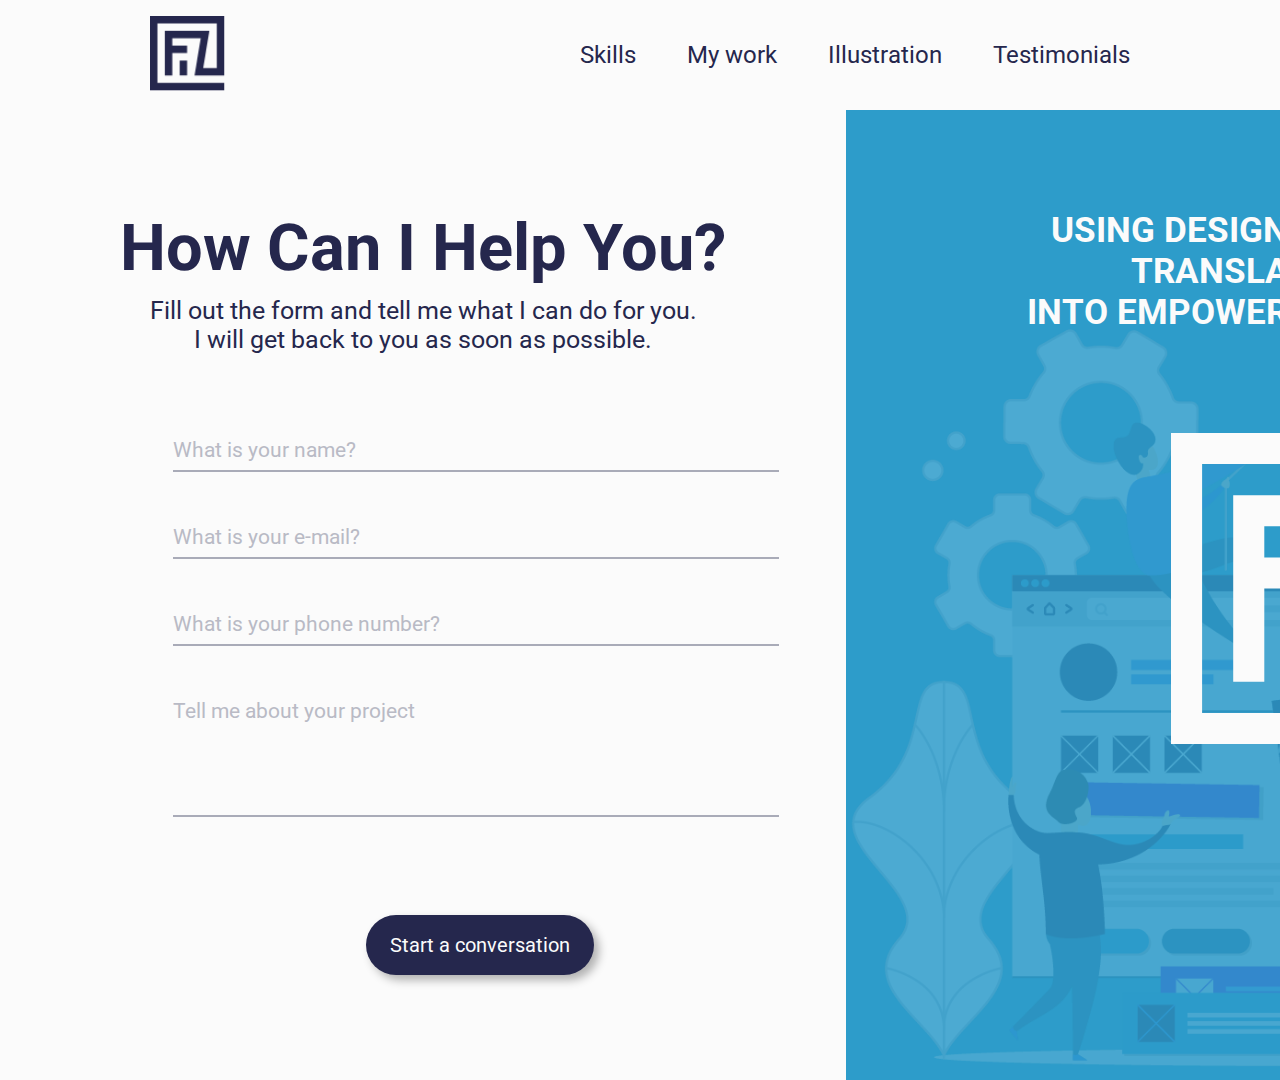
<file: contact.html>
<!DOCTYPE html>
<html lang="en">
<head>
    <meta charset="UTF-8">
    <meta name="viewport" content="width=device-width, initial-scale=1.0">
    <meta http-equiv="X-UA-Compatible" content="ie=edge">
    <link rel="stylesheet" href="https://use.fontawesome.com/releases/v5.8.2/css/all.css" integrity="sha384-oS3vJWv+0UjzBfQzYUhtDYW+Pj2yciDJxpsK1OYPAYjqT085Qq/1cq5FLXAZQ7Ay" crossorigin="anonymous">
    <link rel="stylesheet" href="./css/contact.css">
    <link href="https://fonts.googleapis.com/css?family=Roboto:300,400,700&display=swap" rel="stylesheet">
    <link href="https://stackpath.bootstrapcdn.com/font-awesome/4.7.0/css/font-awesome.min.css" rel="stylesheet" integrity="sha384-wvfXpqpZZVQGK6TAh5PVlGOfQNHSoD2xbE+QkPxCAFlNEevoEH3Sl0sibVcOQVnN" crossorigin="anonymous">
    <title>Fittz.com</title>
</head>
<body>

<!-- NAVIGATION MENU START -->

    <div class="navigation-main">
        <div class="navigation-container">
            <a href="./index.html"><div class="nav-logo-container"></div></a>
            <nav class="navigation">
                <ul class="navigation-container">
                    <li><a class="nav-skills" data-hover="#" href="index.html">Skills</a></li>
                    <li><a class="nav-mywork" data-hover="#" href="index.html">My work</a></li>
                    <li><a class="nav-illustration" data-hover="#" href="index.html">Illustration</a></li>
                    <li><a class="nav-testimonials" data-hover="#" href="index.html">Testimonials</a></li>
                </ul>
            </nav>
        </div>
    </div>

<!-- NAVIGATION MENU END -->

<!-- CONTACT MENU CONTAINER START -->
    <div class="contact-container-main">
        <div class="contact-container-left">
            <h1>How Can I Help You?</h1>
            <p>Fill out the form and tell me what I can do for you. <br>
                I will get back to you as soon as possible.</p>
            <div class="contact-form-container">
                    <div class="third1">
                        <label for="inp" class="inp inp1">
                            <input type="text" id="inp" placeholder="&nbsp;">
                            <span class="label">What is your name?</span>
                            <span class="border"></span>
                          </label>
                          <label for="inp" class="inp inp2">
                            <input type="text" id="inp" placeholder="&nbsp;">
                            <span class="label">What is your e-mail?</span>
                            <span class="border"></span>
                          </label>
                          <label for="inp" class="inp inp3">
                            <input type="text" id="inp" placeholder="&nbsp;">
                            <span class="label">What is your phone number?</span>
                            <span class="border"></span>
                          </label>
                          <label for="inp" class="inp inp4">
                            <input type="text" id="inp" placeholder="&nbsp;">
                            <span class="label">Tell me about your project</span>
                            <span class="border"></span>
                          </label>
                    </div>
                </div>
                <button class="contact-btn">Start a conversation</button>
            </div>
            <div class="contact-container-right">
                    <div class="container-right-bc">
                        <h1>Using design as a gateway to <br>
                             translate problems <br>
                                into empowering opportunities</h1>
                        <div class="contact-logo"></div>
                    </div>
                </div>
        </div>

<!-- CONTACT MENU CONTAINER END -->

</body>
</html>
</file>
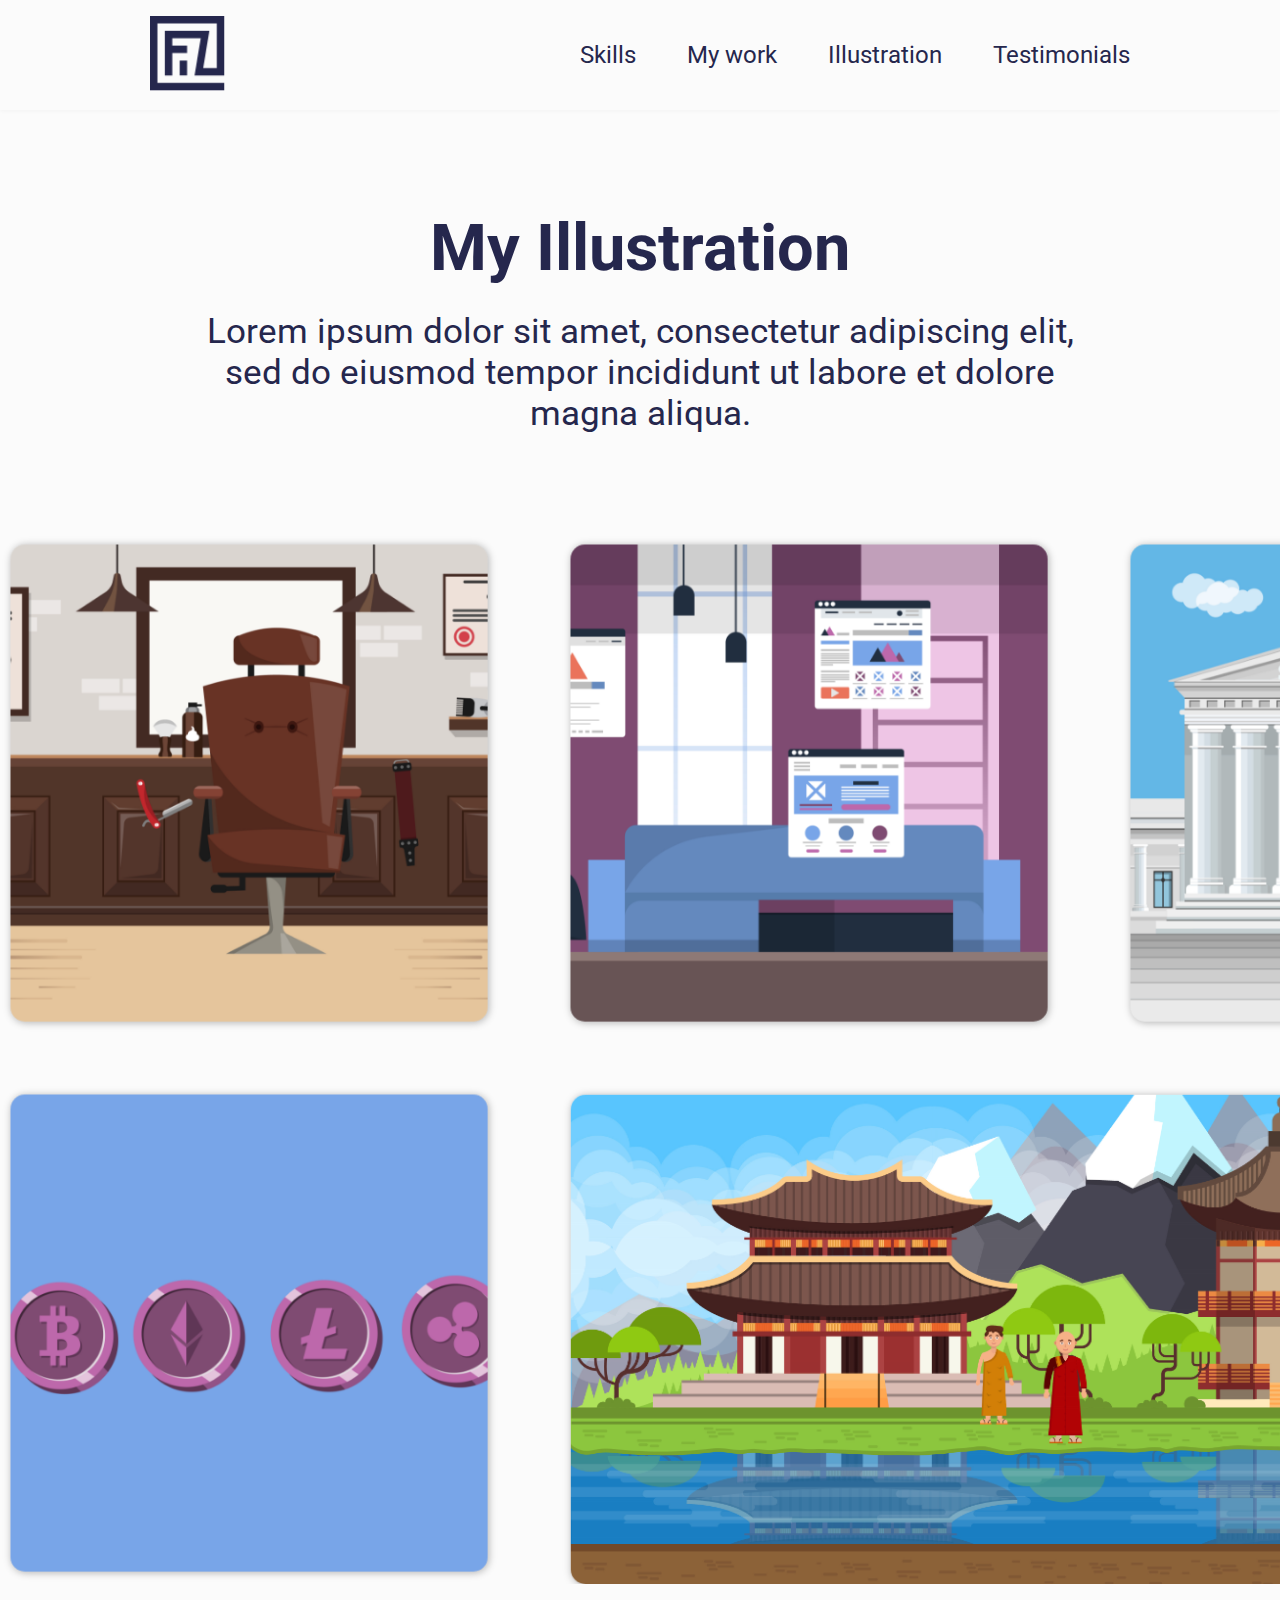
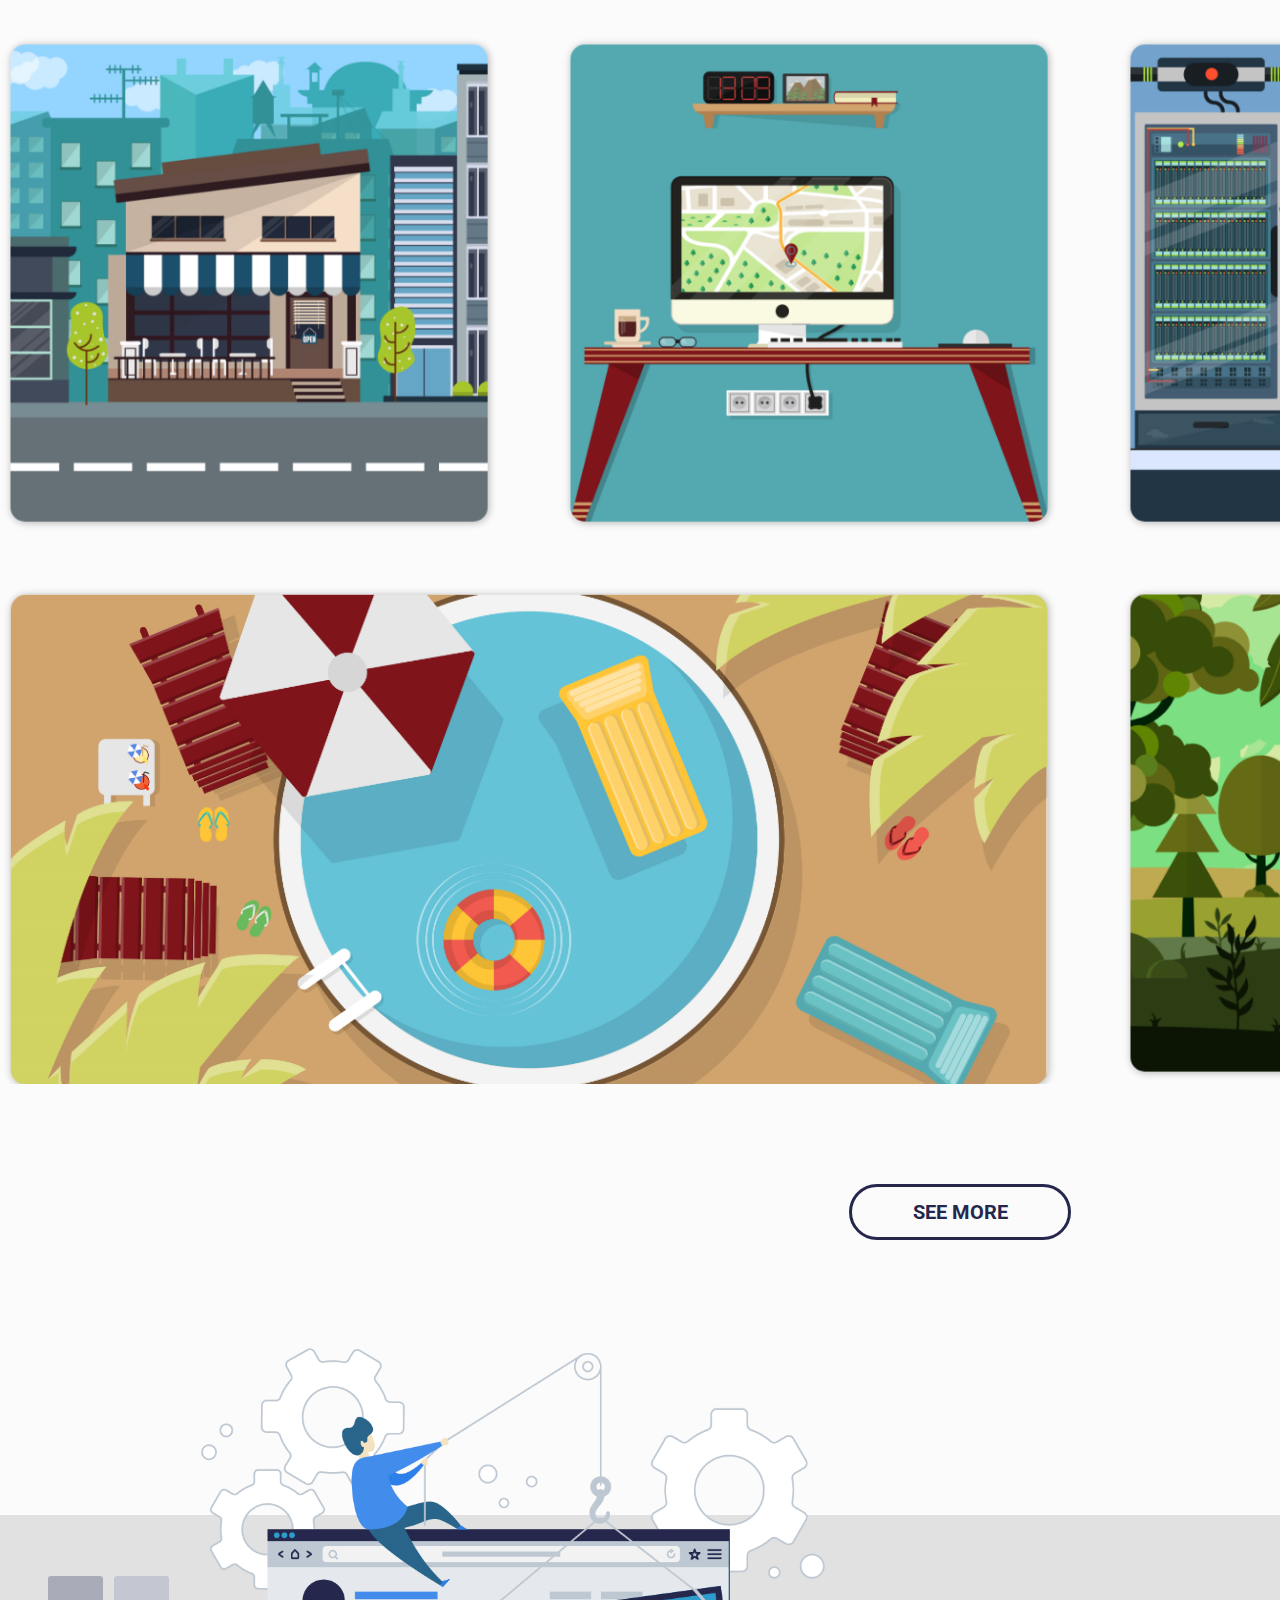
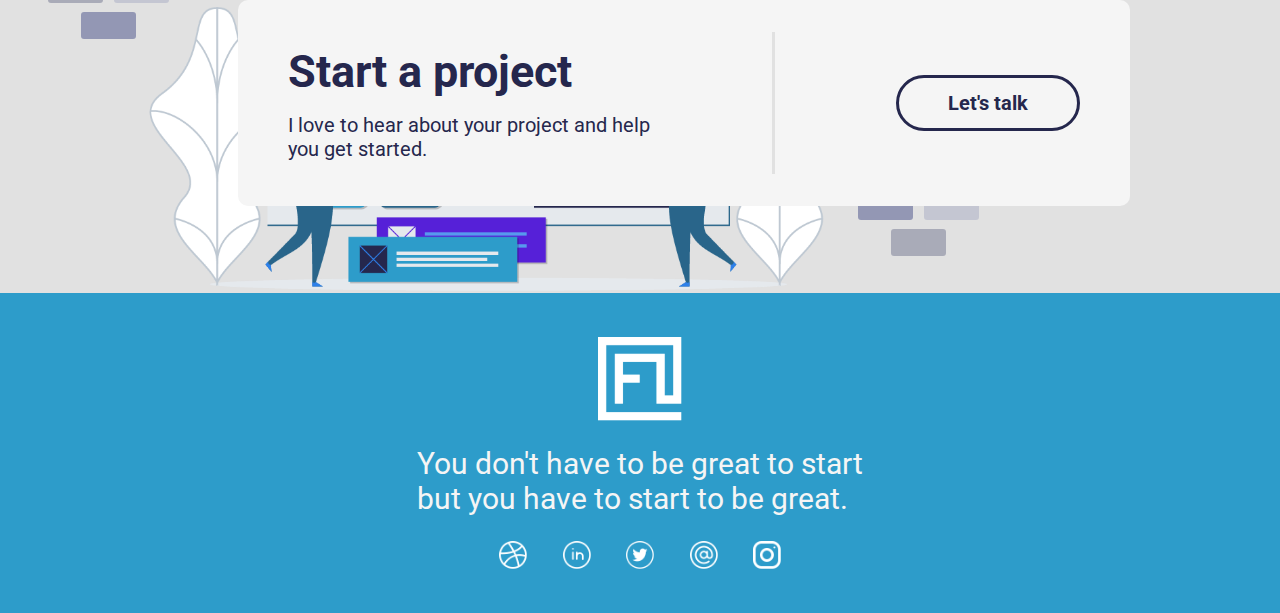
<file: illustration.html>
<!DOCTYPE html>
<html lang="en">
<head>
    <meta charset="UTF-8">
    <meta name="viewport" content="width=device-width, initial-scale=1.0">
    <meta http-equiv="X-UA-Compatible" content="ie=edge">
    <link rel="stylesheet" href="https://use.fontawesome.com/releases/v5.8.2/css/all.css" integrity="sha384-oS3vJWv+0UjzBfQzYUhtDYW+Pj2yciDJxpsK1OYPAYjqT085Qq/1cq5FLXAZQ7Ay" crossorigin="anonymous">
    <link rel="stylesheet" href="./css/illustration.css">
    <link href="https://fonts.googleapis.com/css?family=Roboto:300,400,700&display=swap" rel="stylesheet">
    <link href="https://stackpath.bootstrapcdn.com/font-awesome/4.7.0/css/font-awesome.min.css" rel="stylesheet" integrity="sha384-wvfXpqpZZVQGK6TAh5PVlGOfQNHSoD2xbE+QkPxCAFlNEevoEH3Sl0sibVcOQVnN" crossorigin="anonymous">
    <title>Fittz.com</title>
</head>
<body>

<!-- NAVIGATION MENU START -->

    <div class="navigation-main">
        <div class="navigation-container">
            <a href="./index.html"><div class="nav-logo-container"></div></a>
            <nav class="navigation">
                <ul class="navigation-container">
                    <li><a class="nav-skills" data-hover="#" href="index.html">Skills</a></li>
                    <li><a class="nav-mywork" data-hover="#" href="index.html">My work</a></li>
                    <li><a class="nav-illustration" data-hover="#" href="index.html">Illustration</a></li>
                    <li><a class="nav-testimonials" data-hover="#" href="index.html">Testimonials</a></li>
                </ul>
            </nav>
        </div>
    </div>

<!-- NAVIGATION MENU END -->


<!-- ILLUSTRATION SECTION START -->

    <div class="illustration-header">
        <h1>My Illustration</h1>
        <p>Lorem ipsum dolor sit amet, consectetur adipiscing elit, <br>
             sed do eiusmod tempor incididunt ut labore et dolore <br>
              magna aliqua.</p>
    </div>
    <div class="illustration-images_container">
        <div class="illustration1"></div>
        <div class="illustration2"></div>
        <div class="illustration3"></div>
        <div class="illustration4"></div>
        <div class="illustration5"></div>
        <div class="illustration6"></div>
        <div class="illustration7"></div>
        <div class="illustration8"></div>
        <div class="illustration9"></div>
        <div class="illustration10"></div>
    </div>
    <button class="see-more-btn" type="button">See more</button>

<!-- ILLUSTRATION SECTION END -->

	<!-- START A PROJECT SECTION START -->

	<div class="start-project-container">
            <div class="start-project-cover">
                <div class="project-container">
                    <div class="start-text-section">
                        <h1>Start a project</h1>
                        <p>I love to hear about your project and help <br>
                            you get started.</p>
                    </div>
                    <div class="border-line"></div>
                    <button id="lets-talk-btn" type="button">Let's talk</button>
                </div>
            </div>
        </div>
    
        <!-- START A PROJECT SECTION END -->
        
        <!-- FOOTER START -->
    
        <div class="footer-container">
            <div class="footer-logo-fittz"></div>
            <h3>You don't have to be great to start <br>
                but you have to start to be great.</h3>
            <div class="social-media-icons">
                <ul>
                    <li><a class="social-icon-dribbble" href="#"></a></li>
                    <li><a class="social-icon-linkedin" href="#"></a></li>
                    <li><a class="social-icon-twitter" href="#"></a></li>
                    <li><a class="social-icon-meil" href="#"></a></li>
                    <li><a class="social-icon-insta" href="#"></a></li>
                </ul>
            </div>
        </div>
    
        <!-- FOOTER END -->
</file>
<file: css/contact.css>
* {
    padding: 0;
    margin: 0;
    list-style: none;
    font-family: 'Roboto', sans-serif;
}

html, body {
	width: 100%;
    height: 100%;
    background-color: #FBFBFB;
}

/* NAVIGATION MENU STAR */

.navigation-main {
    width: 100%;
    height: 110px;
    box-shadow: 0 1px 4px rgba(0, 0, 0, .04);
    display: flex;
    align-items: center;
    background-color: #FBFBFB;
}

.navigation-main .navigation-container {
    width: calc(100% - 300px);
    height: auto;
	display: flex;
	flex-direction: row;
	flex-wrap: nowrap;
	justify-content: space-between;
	align-items: center;
    align-content: stretch;
    margin: 0 auto;
}

.navigation-container .nav-logo-container {
    width: 75px;
    height: 75px;
    background-image: url(../images/logo.png);
    background-repeat: no-repeat;
    background-color: transparent;
    background-size: cover;
    border: none;
    outline: none;
    cursor: pointer;
    display: inline-block;
}

.navigation .navigation-container{
    width: 550px;
    height: 100%;
    display: flex;
    justify-content: space-between;
}

.navigation .navigation-container li a {
    font-size: 24px;
    font-weight: 400;
    color: #25274D;
    text-decoration: none;
}


/* NAVIGATION MENU END */

/* CONTACT MENU CONTAINER START */

.contact-container-main {
    width: 100%;
    height: 970px;
    background-color: darkslategray;
    display: flex;
}

.contact-container-main .contact-container-left {
    width: 960px;
    height: 970px;
    background-color: #FBFBFB;
}

.contact-container-main .contact-container-right {
    width: 960px;
    height: 970px;
    background-color: rgb(255, 255, 255);
}

.contact-container-main .contact-container-left h1 {
    font-size: 65px;
    font-weight: 700;
    color: #25274D;
    text-align: center;
}

.contact-container-main .contact-container-left h1 {
    font-size: 65px;
    font-weight: 700;
    color: #25274D;
    text-align: center;
    margin-top: 100px;
}

.contact-container-main .contact-container-left p {
    font-size: 25px;
    font-weight: 400;
    color: #25274D;
    text-align: center;
    margin-top: 10px;
}

.contact-container-main .contact-container-left .contact-form-container {
    width: 606px;
    height: 431px;
    margin: 50px 120px;
    /* background-color: #fbd6d6; */
    display: flex;
	flex-direction: column;
	flex-wrap: nowrap;
	justify-content: flex-start;
	align-items: center;
	align-content: stretch;
}

/* ******************************************************* */

.contact-form-container div.third1 {
    width: auto;
    height: 431px;
    position:absolute;
    display: flex;
    flex-direction: column;
    justify-content: space-between;
}

.contact-form-container div.third1 label {
    box-sizing: border-box;
}

    .inp {
      position: relative;
      margin: auto;
      width: 100%;
      max-width: 500px;
    }
    .inp .label {
      position: absolute;
      top: 16px;
      left: 0;
      font-size: 21px;
      color: #A9ABB8;
      font-weight: 400;
      transform-origin: 0 0;
      transition: all 0.2s ease;
      opacity: 0.8;
    }
    .inp .border {
      position: absolute;
      bottom: 0;
      left: 0;
      height: 2px;
      width: 100%;
      background: #2D9CCA;
      transform: scaleX(0);
      transform-origin: 0 0;
      transition: all 0.15s ease;
    }
    .inp input {
      -webkit-appearance: none;
      width: 606px;
      border: 0;
      padding: 0px 0px;
      height: 48px;
      font-size: 21px;
      font-weight: 400;
      border-bottom: 2px solid #A9ABB8;
      background: none;
      border-radius: 0;
      color: #25274D;
      transition: all 0.15s ease;
    }

    .inp4 input {
        -webkit-appearance: none;
        width: 606px;
        height: 132px;
        padding: 0;
      } 

    .inp input:hover {
      background: rgba(34,50,84,0.03);
    }
    .inp input:not(:placeholder-shown) + span {
      color: #25274D;
      transform: translateY(-26px) scale(0.75);
    }
    .inp input:focus {
      background: none;
      outline: none;
    }
    .inp input:focus + span {
      color: #2D9CCA;
      transform: translateY(-26px) scale(0.75);
    }
    .inp input:focus + span + .border {
      transform: scaleX(1);
    }

    .contact-btn {
        width: 228px;
        height: 60px;
        border-radius: 50px;
        background-color: #25274D;
        position: absolute;
        /* margin-top: 100px; */
        font-size: 20px;    
        font-weight: 400;
        color: #FBFBFB;
        border: none;
        text-decoration: none;
        text-align: center;
        box-sizing: border-box;
        outline: none;
        margin: 30px 366px;
        box-shadow: 5px 5px 10px rgba(0, 0, 0, 0.3);
        cursor: pointer;
    }

    .contact-container-right {
      width: 100%;
      height: auto;
      display: flex;
    }

    .container-right-bc {
      width: 960px;
      height: 970px;
      background-image: url(../images/contact_images/container_right_bc.svg);
      background-size: cover;
    }

    .container-right-bc h1 {
      font-size: 35px;
      font-weight: 700;
      color: #FBFBFB;
      text-align: center;
      text-transform: uppercase;
      margin-top: 100px;
    }

    .container-right-bc .contact-logo {
      width: 311px;
      height: 311px;
      background-image: url(../images/contact_images/LGOO\ FITZ-01.svg);
      background-size: cover;
      display: flex;
      margin: 100px auto;

    }

/* CONTACT MENU CONTAINER END */
</file>
<file: css/illustration.css>
* {
    padding: 0;
    margin: 0;
    list-style: none;
    font-family: 'Roboto', sans-serif;
}

html, body {
	width: 100%;
    height: 100%;
    background-color: #FBFBFB;
}

/* NAVIGATION MENU STAR */

.navigation-main {
    width: 100%;
    height: 110px;
    box-shadow: 0 1px 4px rgba(0, 0, 0, .04);
    display: flex;
    align-items: center;
    background-color: #FBFBFB;
}

.navigation-main .navigation-container {
    width: calc(100% - 300px);
    height: auto;
	display: flex;
	flex-direction: row;
	flex-wrap: nowrap;
	justify-content: space-between;
	align-items: center;
    align-content: stretch;
    margin: 0 auto;
}

.navigation-container .nav-logo-container {
    width: 75px;
    height: 75px;
    background-image: url(../images/logo.png);
    background-repeat: no-repeat;
    background-color: transparent;
    background-size: cover;
    border: none;
    outline: none;
    cursor: pointer;
    display: inline-block;
}

.navigation .navigation-container{
    width: 550px;
    height: 100%;
    display: flex;
    justify-content: space-between;
}

.navigation .navigation-container li a {
    font-size: 24px;
    font-weight: 400;
    color: #25274D;
    text-decoration: none;
}


/* NAVIGATION MENU END */



/* ILLUSTRATION SECTION START */

.illustration-header h1 {
    font-size: 65px;
    font-weight: 700;
    color: #25274D;
    margin-top: 100px;
    text-align: center;
}

.illustration-header p {
    font-size: 35px;
    font-weight: 400;
    color: #25274D;
    margin: 25px auto;
    text-align: center;
}

.illustration-images_container {
    width: 1620px;
    height: auto;
	display: flex;
	flex-direction: row;
	flex-wrap: wrap;
	justify-content: space-between;
	align-items: stretch;
    align-content: space-between;
    margin: 0 auto;
    margin-top: 100px;
}

.illustration1 {
    width: 500px;
    height: 500px;
    background-image: url(../images/illustration_section_images/berbernica-01.png);
    background-size: cover;
    margin-right: 50px;
}

.illustration2 {
    width: 500px;
    height: 500px;
    background-image: url(../images/illustration_section_images/livingroom\ net\ tabs-01.png);
    background-size: cover;
    margin-right: 50px;
}

.illustration3 {
    width: 500px;
    height: 500px;
    background-image: url(../images/illustration_section_images/supreme\ court-01.png);
    background-size: cover;
    /* margin-right: 45px; */
}

.illustration4 {
    width: 500px;
    height: 500px;
    background-image: url(../images/illustration_section_images/crypto.png);
    background-size: cover;
    margin-right: 50px;
    margin-top: 50px;
}

.illustration5 {
    width: 1060px;
    height: 500px;
    background-image: url(../images/illustration_section_images/tibet\ flat-01.png);
    background-size: cover;
    margin-top: 50px;
}

.illustration6 {
    width: 500px;
    height: 500px;
    background-image: url(../images/illustration_section_images/smallbusiness\ illustration-01.png);
    background-size: cover;
    margin-right: 50px;
    margin-top: 50px;
}

.illustration7 {
    width: 500px;
    height: 500px;
    background-image: url(../images/illustration_section_images/officeDzo-01.png);
    background-size: cover;
    margin-right: 50px;
    margin-top: 50px;
}

.illustration8 {
    width: 500px;
    height: 500px;
    background-image: url(../images/illustration_section_images/dataroom-01.png);
    background-size: cover;
    /* margin-right: 50px; */
    margin-top: 50px;
}

.illustration10 {
    width: 500px;
    height: 500px;
    background-image: url(../images/illustration_section_images/woods-01.png);
    background-size: cover;
    /* margin-right: 50px; */
    margin-top: 50px;
}

.illustration9 {
    width: 1060px;
    height: 500px;
    background-image: url(../images/illustration_section_images/poolillustration-01.png);
    background-size: cover;
    margin-top: 50px;
    margin-right: 15px;
}

.see-more-btn {
    width: 222px;
    height: 56px;
    background-color: #FBFBFB;
    border: 3px solid #25274D;
    font-size: 20px;
    font-weight: bold;
    text-transform: uppercase;
    text-align: center;
    outline: none;
    cursor: pointer;
    border-radius: 50px;
    color: #25274D;
    margin: 100px 849px;

}

/* ILLUSTRATION SECTION END */

/* START A PROJECT START */

.start-project-cover {
    width: auto;
    height: 561px;
    background-image: url(../images/start_project_cover.svg);
    background-size: cover;
	display: flex;
	flex-direction: row;
	flex-wrap: nowrap;
	justify-content: flex-end;
	align-items: center;
    align-content: stretch;
}

.project-container {
    width: 892px;
    height: 206px;
    background-color: #f5f5f5;
    border-radius: 10px;
    display: flex;
	flex-direction: row;
	justify-content: space-between;
	align-items: center;
    align-content: stretch;
    margin: 165px 150px 0 0;
}

.start-text-section {
    display: flex;
    flex-direction: column;
    padding: 42px 50px;
}

.start-text-section h1{
    font-size: 45px;
    font-weight: 700;
    color: #25274D;
}

.start-text-section p {
    font-size: 20px;
    font-weight: 400;
    color: #25274D;
    margin-top: 15px;
}

.project-container .border-line  {
    width: 3px;
    height: 142px;
    background-color: #E1E1E1;
    margin-right: 50px;
}

.project-container button {
    width: 184px;
    height: 56px;
    border: 3px solid #25274D;
    background-color: #f5f5f5;
    font-size: 20px;
    font-weight: 700;
    color: #25274D;
    border-radius: 50px;
    margin-right: 50px;
    outline: none;
    cursor: pointer;
}


/* START A PROJECT END */


/* FOOTER START */

.footer-container {
    width: 100%;
    height: 320px;
    background-color: #2D9CCA;
    margin-top: -8px;
    display: flex;
	flex-direction: column;
	flex-wrap: nowrap;
	justify-content: center;
	align-items: center;
	align-content: stretch;
}

.footer-container .footer-logo-fittz {
    width: 84px;
    height: 84px;
    background-image: url(../images/logo\ f\ white.png);
    background-size: cover;
    display: flex;
}

.footer-container h3{
font-size: 30px;
font-weight: 400;
color: #f5f5f5;
margin-top: 25px;
}

.social-media-footer-container div {
    display: flex;
}

.social-media-icons ul {
    width: 282px;
    height: 28px;
    display: flex;
    justify-content: space-between;
    margin-top: 25px;
}

.social-media-icons ul .social-icon-dribbble {
    width: 28px;
    height: 28px;
    background-image: url(../images/social_icons/dribbble.png);
    background-size: cover;
    display: flex;
}

.social-media-icons ul .social-icon-linkedin {
    width: 28px;
    height: 28px;
    background-image: url(../images/social_icons/linkedin.png);
    background-size: cover;
    display: flex;
}

.social-media-icons ul .social-icon-meil {
    width: 28px;
    height: 28px;
    background-image: url(../images/social_icons/arroba.png);
    background-size: cover;
    display: flex;
}
.social-media-icons ul .social-icon-twitter {
    width: 28px;
    height: 28px;
    background-image: url(../images/social_icons/twitter-circular-button.png);
    background-size: cover;
    display: flex;
}
.social-media-icons ul .social-icon-insta {
    width: 28px;
    height: 28px;
    background-image: url(../images/social_icons/instagram.png);
    background-size: cover;
    display: flex;
}


/* FOOTER END */
</file>
